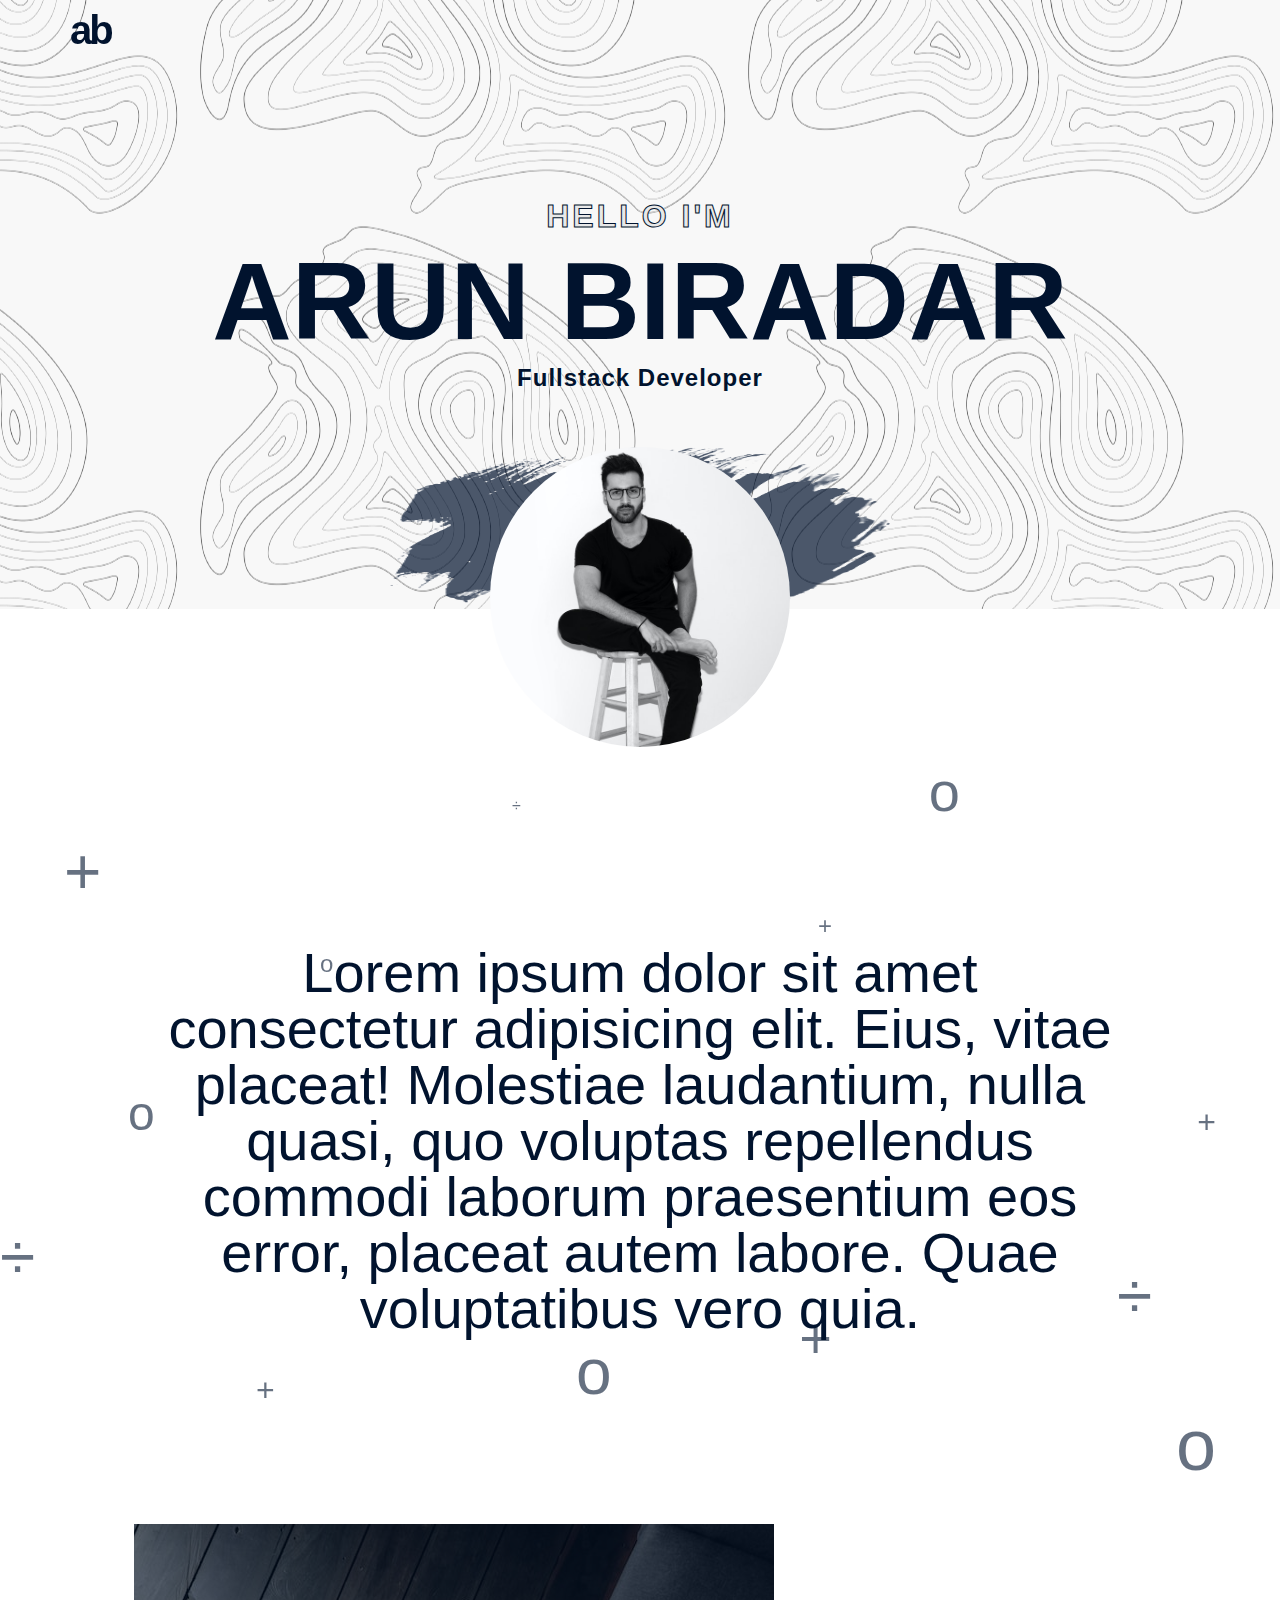
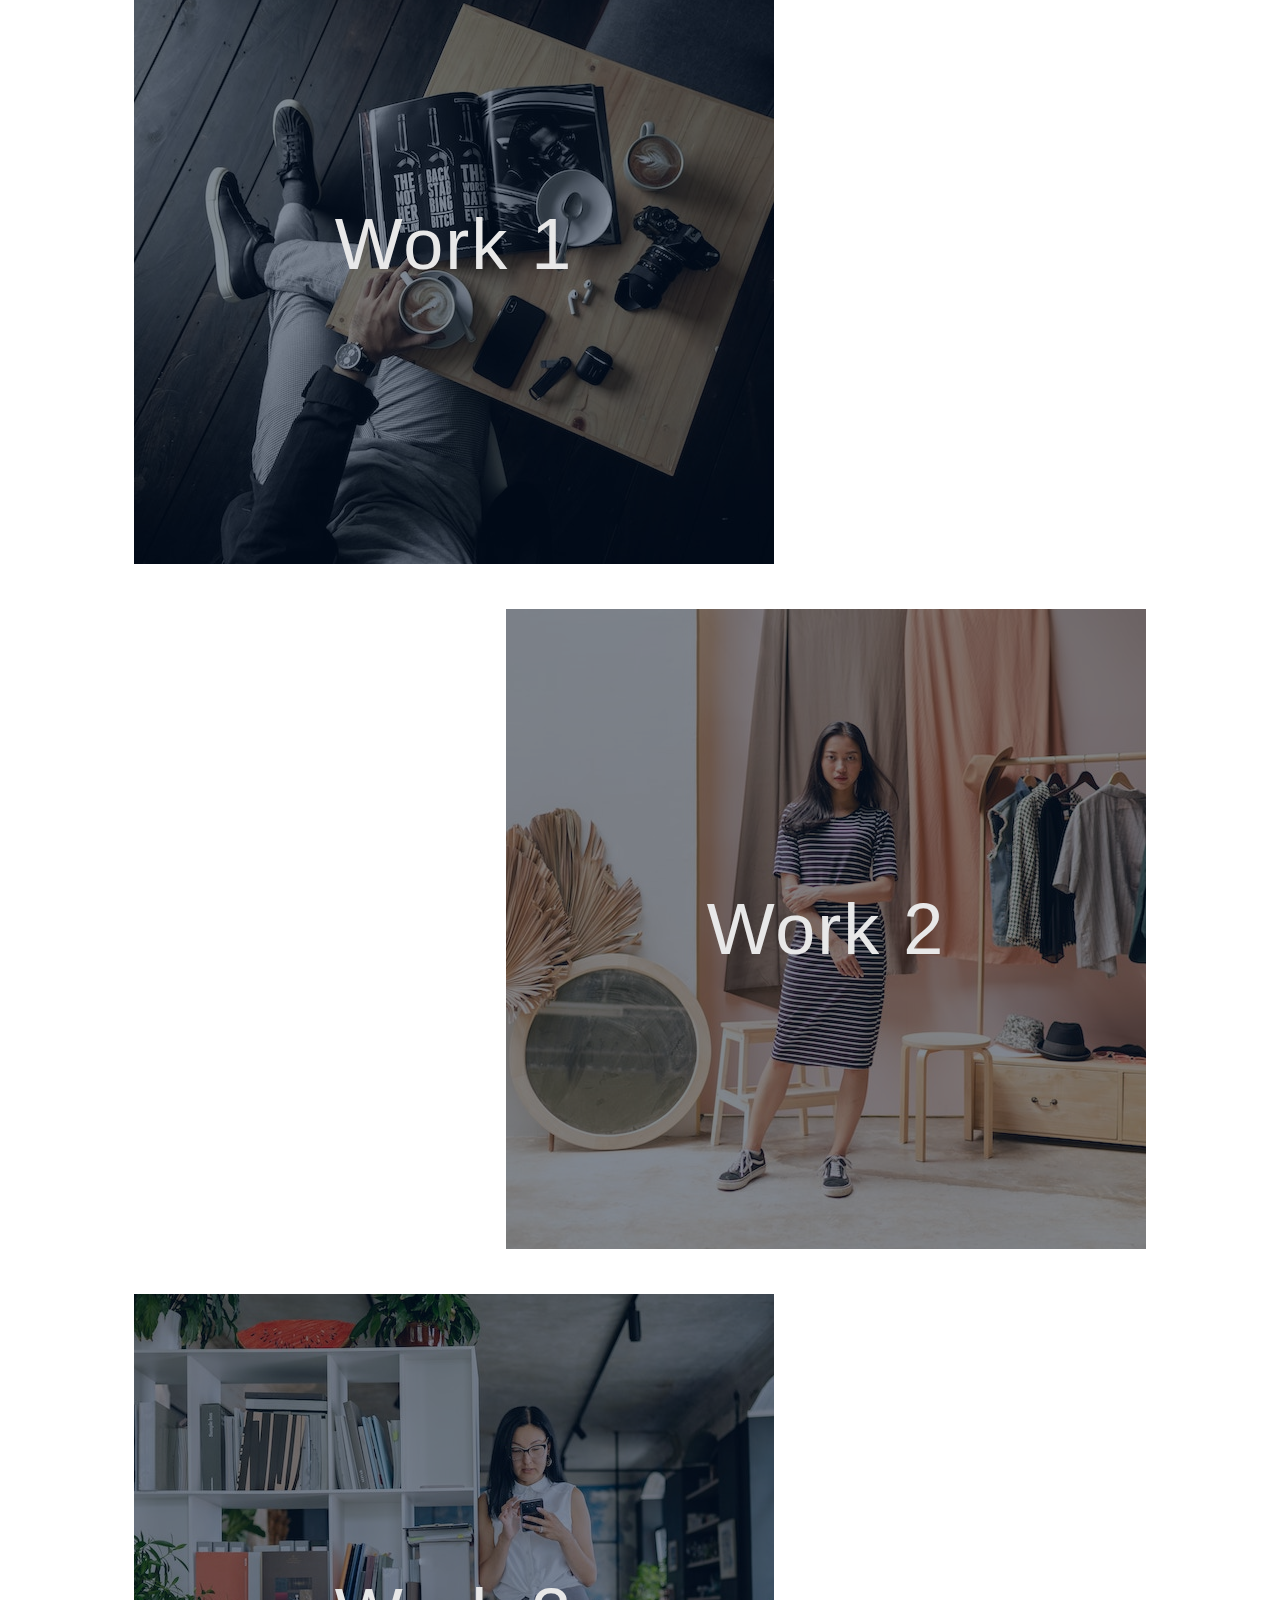
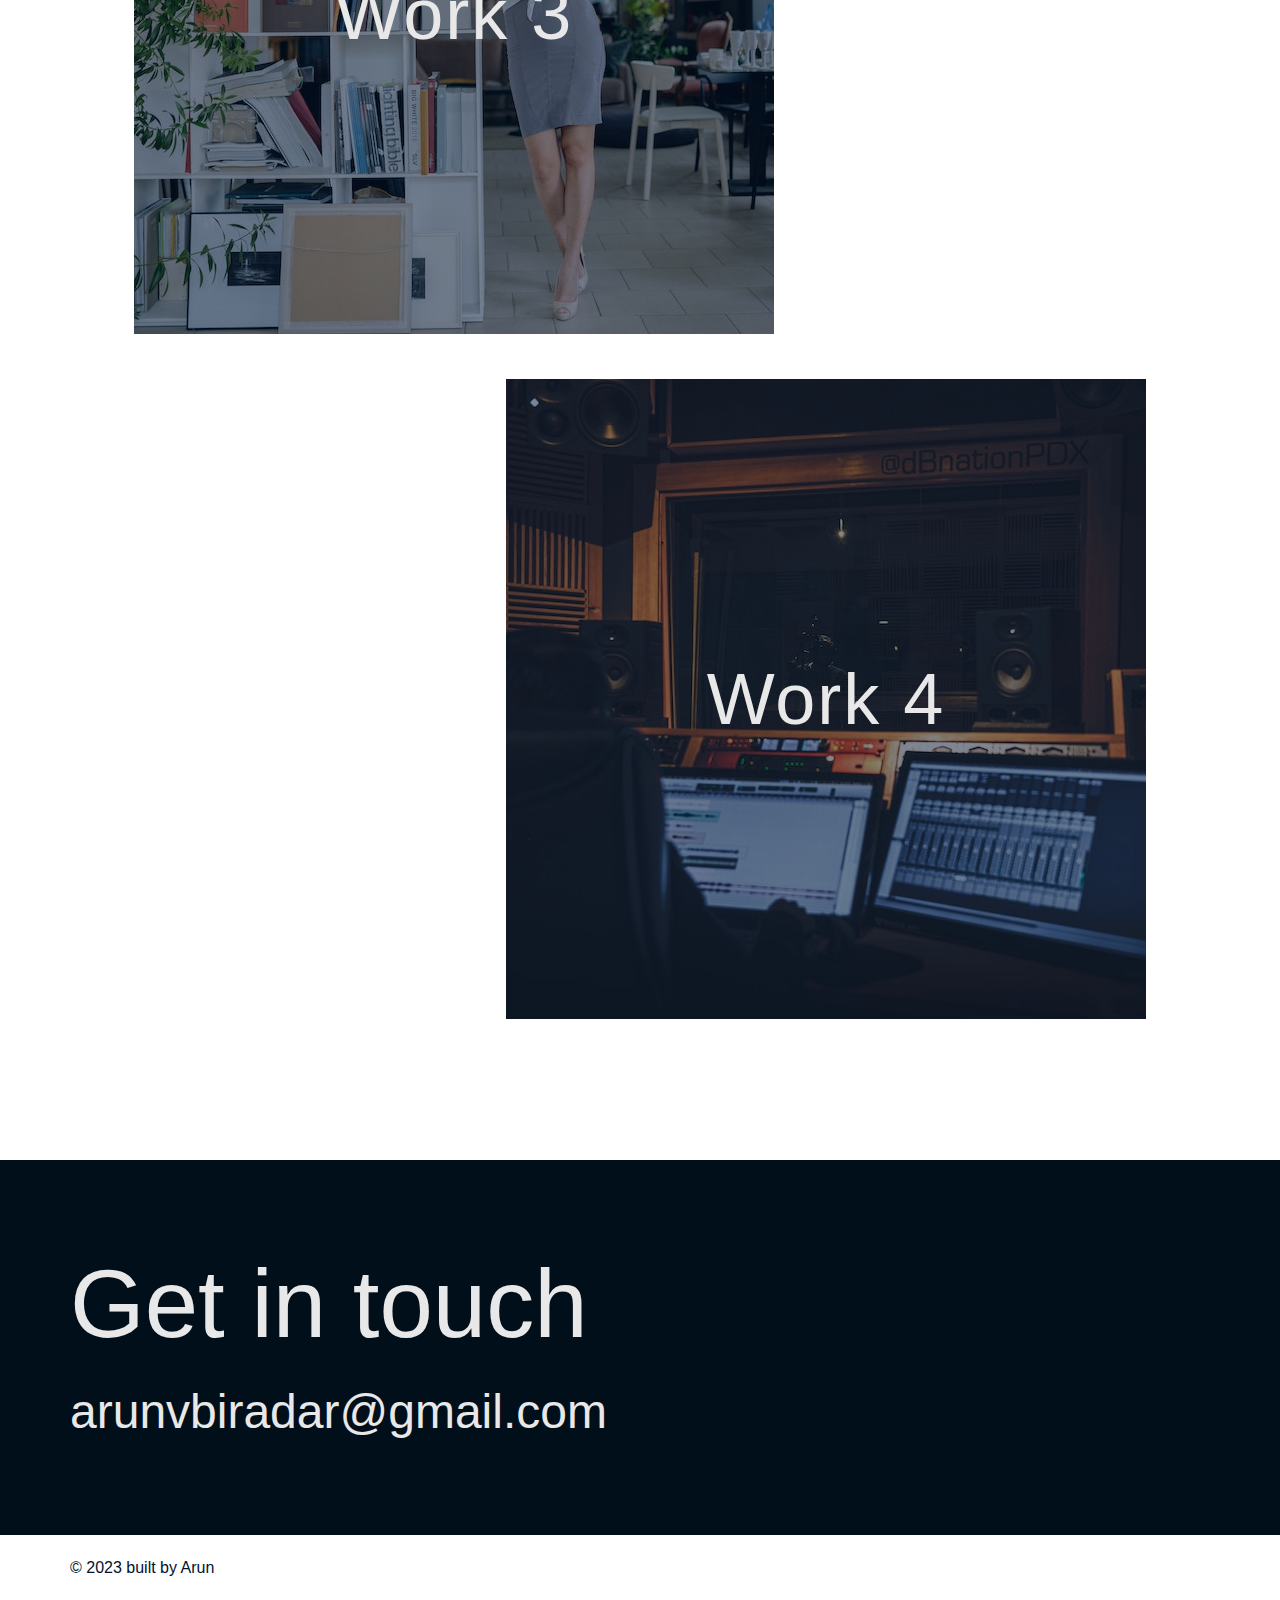
<file: index.html>
<!DOCTYPE html>
<html lang="en">

<head>
    <meta charset="UTF-8">
    <meta http-equiv="X-UA-Compatible" content="IE=edge">
    <meta name="viewport" content="width=device-width, initial-scale=1.0">
    <title>Arun Biradar</title>

    <!-- fonts -->
    <link rel="stylesheet" href="https://fonts.cdnfonts.com/css/tt-commons">
    <link rel="stylesheet" href="https://cdnjs.cloudflare.com/ajax/libs/font-awesome/5.8.1/css/all.min.css"
        integrity="sha512-gMjQeDaELJ0ryCI+FtItusU9MkAifCZcGq789FrzkiM49D8lbDhoaUaIX4ASU187wofMNlgBJ4ckbrXM9sE6Pg=="
        crossorigin="anonymous" referrerpolicy="no-referrer" />

    <!-- custom css -->
    <link rel="stylesheet" href="styles.css">
</head>

<body>
    <!-- header -->
    <header class="fixed-top" id="header">
        <div class="container">
            <div class="flex space-between item-center">
                <!-- logo -->
                <div class="flex-item">
                    <a href="#home" class="f-40 fwb2 logo">ab</a>
                </div> <!-- ./logo -->
                <!-- social link -->
                <div class="flex-item">
                    <ul class="list-inline social-links">
                        <li><a href=""><i class="fab fa-linkedin-in"></i></a></li>
                        <li><a href=""><i class="fab fa-instagram"></i></a></li>
                        <li><a href=""><i class="fab fa-facebook-f"></i></a></li>
                        <li><a href=""><i class="fab fa-pinterest-p"></i></a></li>
                    </ul>
                </div> <!-- ./social link -->
            </div>
        </div>
    </header> <!-- ./header -->
    <!-- main -->
    <main>
        <!-- hero -->
        <header class="hero bg-light" id="home">
            <div class="spacer"></div>
            <div class="container text-center">
                <!-- subtitle -->
                <h3 class="fwb1 text-outline fwb2 text-space-3 text-light uppercase">Hello I'm</h3>
                <!-- title -->
                <h1 class="display1 fwb4 uppercase">Arun Biradar</h1>
                <!-- subtitle -->
                <h4 class="fwb1 text-space-1">Fullstack Developer</h4>
                <div class="spacer-md"></div>
                <!-- bubbles -->
                <div class="bubbles">
                    <img src="./images/bubble.png" alt="bubble" class="bubble">
                    <img src="./images/bubble.png" alt="bubble" class="bubble">
                    <img src="./images/bubble.png" alt="bubble" class="bubble">
                    <img src="./images/bubble.png" alt="bubble" class="bubble">
                    <img src="./images/bubble.png" alt="bubble" class="bubble">
                    <img src="./images/bubble.png" alt="bubble" class="bubble">
                    <img src="./images/bubble.png" alt="bubble" class="bubble">
                </div> <!-- ./bubbles -->
                <!-- avatar -->
                <div class="avatar">
                    <img src="./images/person.jpg" alt="Arun Biradar" class="rounded">
                </div>
            </div>
        </header> <!-- ./hero -->
        <!-- about me -->
        <section class="about-me">
            <div class="container">
                <h2 class="text-center display6">Lorem ipsum dolor sit amet consectetur adipisicing elit. Eius, vitae placeat! Molestiae laudantium, nulla quasi, quo voluptas repellendus commodi laborum praesentium eos error, placeat autem labore. Quae voluptatibus vero quia.</h2>
                <!-- memphis -->
                <div class="memphis">
                    <span class="float plus">&plus;</span>
                    <span class="float plus">&plus;</span>
                    <span class="float plus">&plus;</span>
                    <span class="float plus">&plus;</span>
                    <span class="float plus">&plus;</span>
                </div>
                <div class="memphis">
                    <span class="float modulo">&#247;</span>
                    <span class="float modulo">&#247;</span>
                    <span class="float modulo">&#247;</span>
                </div>
                <div class="memphis">
                    <span class="float circle">&#x6f;</span>
                    <span class="float circle">&#x6f;</span>
                    <span class="float circle">&#x6f;</span>
                    <span class="float circle">&#x6f;</span>
                    <span class="float circle">&#x6f;</span>
                </div>
            </div>
        </section> <!-- ./about me -->
        <!-- projects -->
        <section class="projects">
            <div class="container">
                <!-- work item -->
                <div class="flex start">
                    <div class="flex-item">
                        <div class="overlay">
                            <img src="./images/work-1.jpg" alt="work-1">
                            <h3 class="display4 text-space-2 text-light"><span>Work 1</span></h3>
                        </div>
                    </div>
                </div> <!-- ./work item -->
                <!-- work item -->
                <div class="flex end">
                    <div class="flex-item">
                        <div class="overlay">
                            <img src="./images/work-2.jpg" alt="work-2">
                            <h3 class="display4 text-space-2 text-light"><span>Work 2</span></h3>
                        </div>
                    </div>
                </div> <!-- ./work item -->
                <!-- work item -->
                <div class="flex start">
                    <div class="flex-item">
                        <div class="overlay">
                            <img src="./images/work-3.jpg" alt="work-3">
                            <h3 class="display4 text-space-2 text-light"><span>Work 3</span></h3>
                        </div>
                    </div>
                </div> <!-- ./work item -->
                <!-- work item -->
                <div class="flex end">
                    <div class="flex-item">
                        <div class="overlay">
                            <img src="./images/work-4.jpg" alt="work-4">
                            <h3 class="display4 text-space-2 text-light"><span>Work 4</span></h3>
                        </div>
                    </div> <!-- ./work item -->
                </div>
            </div>
        </section><!-- ./projects -->
        <div class="spacer-xl"></div>
    </main> <!-- ./main -->
    <!-- footer -->
    <footer class="bg-dark text-light">
        <div class="spacer-xl"></div>
        <div class="container">
            <!-- get in touch -->
            <section class="get-in-touch">
                <h2 class="display1 fwl1">Get in touch</h2>
                <div class="spacer-sm"></div>
                <div class="flex space-between">
                    <a href="mailto:arunvbiradar@gmail.com" class="text-light f-48 fwl2">arunvbiradar@gmail.com</a>
                    <ul class="list-inline social-links">
                        <li><a href="" class="text-light"><i class="fab fa-linkedin-in"></i></a></li>
                        <li><a href="" class="text-light"><i class="fab fa-instagram"></i></a></li>
                        <li><a href="" class="text-light"><i class="fab fa-facebook-f"></i></a></li>
                        <li><a href="" class="text-light"><i class="fab fa-pinterest-p"></i></a></li>
                    </ul>
                </div>
            </section> <!-- ./get in touch -->
        </div>
        <div class="spacer-xl"></div>
    </footer> <!-- ./footer -->
    <!-- copyright -->
    <div class="copyright">
        <div class="container">
            <div class="spacer-xs"></div>
            <p class="">&copy; 2023 built by Arun</p>
            <div class="spacer-xs"></div>
        </div>
    </div>
    <!-- ./copyright -->

    <script src="scripts.js"></script>
</body>
</html>
</file>
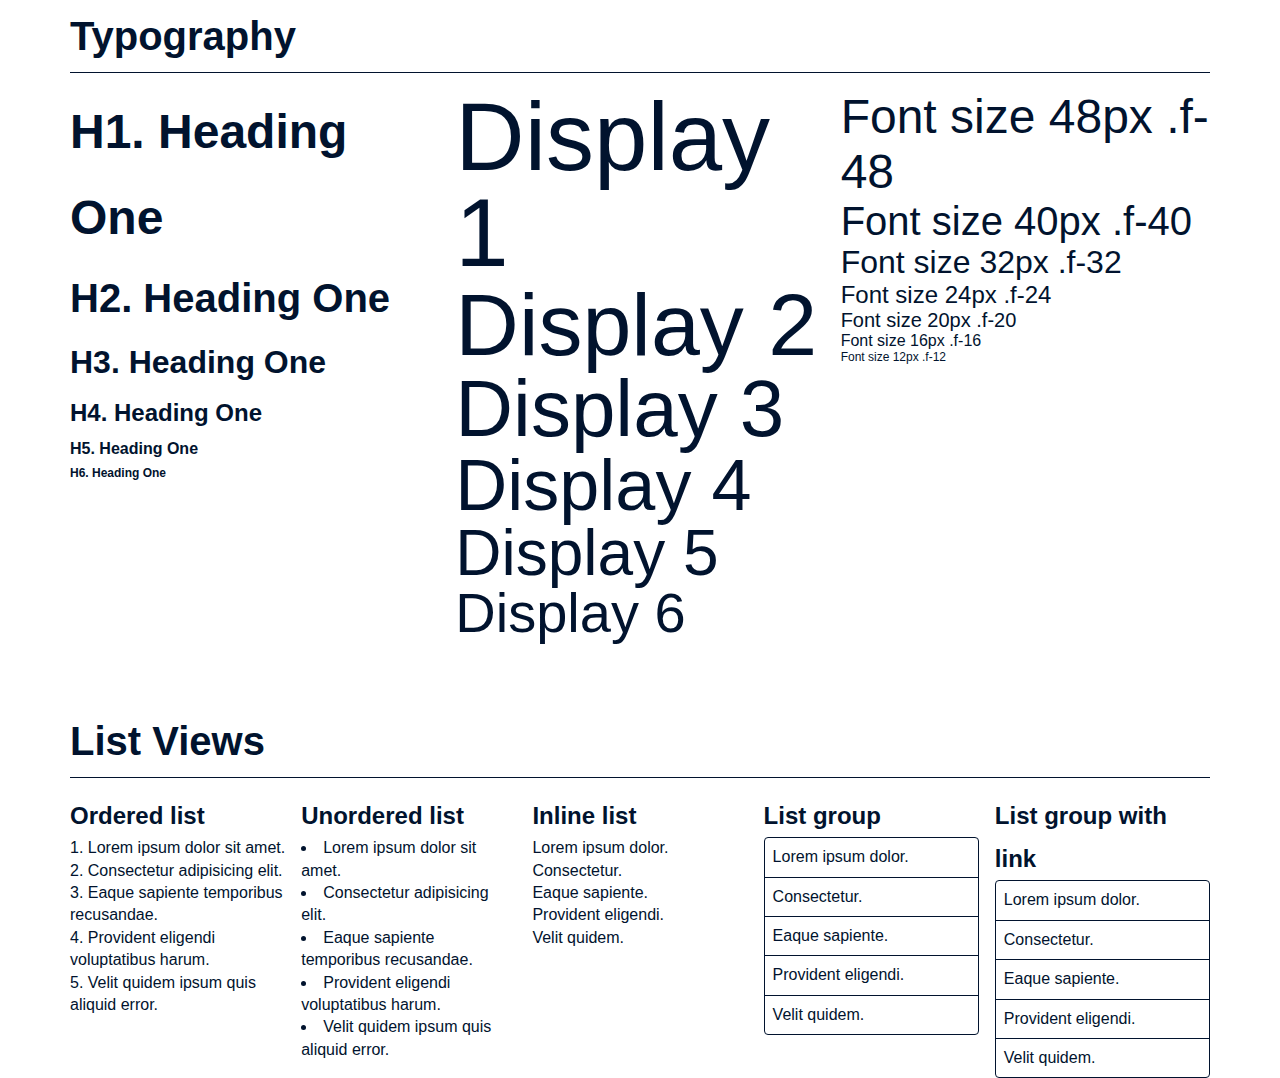
<file: elements.html>
<!DOCTYPE html>
<html lang="en">
<head>
    <meta charset="UTF-8">
    <meta http-equiv="X-UA-Compatible" content="IE=edge">
    <meta name="viewport" content="width=device-width, initial-scale=1.0">
    <title>Arun Biradar</title>
    <!-- font -->
    <link href="https://fonts.cdnfonts.com/css/tt-commons" rel="stylesheet">
    <!-- custom css -->
    <link rel="stylesheet" href="styles.css">
</head>
<body>
    <!-- typography -->
    <div class="container">
        <h2 class="underline">Typography</h2>
        <div class="flex same-width gap-32 xs-block">
            <!-- headings -->
            <div class="flex-item">
                <h1>H1. Heading One</h1>
                <h2>H2. Heading One</h2>
                <h3>H3. Heading One</h3>
                <h4>H4. Heading One</h4>
                <h5>H5. Heading One</h5>
                <h6>H6. Heading One</h6>
            </div> <!-- ./headings -->
            <!-- display -->
            <div class="flex-item">
                <h1 class="display1">Display 1</h1>
                <h2 class="display2">Display 2</h2>
                <h3 class="display3">Display 3</h3>
                <h4 class="display4">Display 4</h4>
                <h5 class="display5">Display 5</h5>
                <h6 class="display6">Display 6</h6>
            </div> <!-- ./display -->
            <!-- font classes -->
            <div class="flex-item">
                <p class="f-48">Font size 48px .f-48</p>
                <p class="f-40">Font size 40px .f-40</p>
                <p class="f-32">Font size 32px .f-32</p>
                <p class="f-24">Font size 24px .f-24</p>
                <p class="f-20">Font size 20px .f-20</p>
                <p class="f-16">Font size 16px .f-16</p>
                <p class="f-12">Font size 12px .f-12</p>
            </div> <!-- ./font classes -->
        </div>
    </div><!-- ./typography -->
    <div class="spacer-lg"></div>
    <!-- list view -->
    <div class="container">
        <h2 class="underline">List Views</h2>
        <div class="flex same-width gap-32 xs-block">
            <div class="flex-item">
                <h4>Ordered list</h4>
                <ol>
                    <li>Lorem ipsum dolor sit amet.</li>
                    <li>Consectetur adipisicing elit.</li>
                    <li>Eaque sapiente temporibus recusandae.</li>
                    <li>Provident eligendi voluptatibus harum.</li>
                    <li>Velit quidem ipsum quis aliquid error.</li>
                </ol>
            </div>
            <div class="flex-item">
                <h4>Unordered list</h4>
                <ul>
                    <li>Lorem ipsum dolor sit amet.</li>
                    <li>Consectetur adipisicing elit.</li>
                    <li>Eaque sapiente temporibus recusandae.</li>
                    <li>Provident eligendi voluptatibus harum.</li>
                    <li>Velit quidem ipsum quis aliquid error.</li>
                </ul>
            </div>
            <div class="flex-item">
                <h4>Inline list</h4>
                <ul class="list-inline">
                    <li>Lorem ipsum dolor.</li>
                    <li>Consectetur.</li>
                    <li>Eaque sapiente.</li>
                    <li>Provident eligendi.</li>
                    <li>Velit quidem.</li>
                </ul>
            </div>
            <div class="flex-item">
                <h4>List group</h4>
                <ul class="list-group">
                    <li class="list-group-item">Lorem ipsum dolor.</li>
                    <li class="list-group-item">Consectetur.</li>
                    <li class="list-group-item">Eaque sapiente.</li>
                    <li class="list-group-item">Provident eligendi.</li>
                    <li class="list-group-item">Velit quidem.</li>
                </ul>
            </div>
            <div class="flex-item">
                <h4>List group with link</h4>
                <ul class="list-group">
                    <li class="list-group-item link"><a href="javascript:void()">Lorem ipsum dolor.</a></li>
                    <li class="list-group-item link"><a href="javascript:void()">Consectetur.</a></li>
                    <li class="list-group-item link"><a href="javascript:void()">Eaque sapiente.</a></li>
                    <li class="list-group-item link"><a href="javascript:void()">Provident eligendi.</a></li>
                    <li class="list-group-item link"><a href="javascript:void()">Velit quidem.</a></li>
                </ul>
            </div>
        </div>
    </div> <!-- ./list view -->
</body>
</html>
</file>
<file: styles.css>
/* variables */
:root {
    --dark: #01132e;
    --light: #e8e8e8;
    --bg-dark: #010f1b;
    --bg-light: #f8f8f8;

    /* screen sizes */
    --sm: 576px;
    --md: 768px;
    --lg: 992px;
    --xl: 1200px;
    --xxl: 1400px;

    /* boxed width */
    --box-sm: 540px;
    --box-md: 720px;
    --box-lg: 960px;
    --box-xl: 1140px;
    --box-xxl: 1320px;

    /* factor */
    --factor: 8px;
    --f05: calc(var(--factor) * 0.5);
    --f16: calc(var(--factor) * 2);
    --f20: calc(var(--factor) * 2.5);
    --f24: calc(var(--factor) * 3);
    --f32: calc(var(--factor) * 4);
    --f40: calc(var(--factor) * 5);
    --f48: calc(var(--factor) * 6);
    --f56: calc(var(--factor) * 7);
    --f64: calc(var(--factor) * 8);
    --f72: calc(var(--factor) * 9);
    --f80: calc(var(--factor) * 10);
    --f88: calc(var(--factor) * 11);
    --f96: calc(var(--factor) * 12);
}

/* useful styles */
* {
    margin: 0;
    padding: 0;
    box-sizing: border-box;
}
html, body {
    scroll-behavior: smooth;
}
body {
    font-weight: 400;
    color: var(--dark);
    font-size: var(--f16);
    font-family: 'tt commons', sans-serif;
}
h1, h2, h3, h4, h5, h6, strong, b, label {font-weight: 600;}
h1, h2, h3, h4, h5, h6 {line-height: 1.8;}
h1, .f-48 {font-size: var(--f48);}
h2, .f-40 {font-size: var(--f40);}
h3, .f-32 {font-size: var(--f32);}
h4, .f-24 {font-size: var(--f24);}
.f-20 {font-size: var(--f20);}
h5, .f-16 {font-size: var(--f16);}
h6, .f-12 {font-size: calc(var(--factor) * 1.5);}
a {
    color: var(--dark);
    text-decoration: none;
}
img {max-width: 100%;}

/* userful classes */
/* underline */
.underline {border-bottom: 1px solid var(--dark);}
h1.underline, h2.underline, h3.underline, h4.underline, h5.underline, h6.underline {margin-bottom: var(--f16);}

/* flex */
.flex {display: flex;}
.same-width .flex-item {flex: 1 1 0px;}
.flex.space-between {justify-content: space-between;}
.flex.item-center {align-items: center;}
.flex.start {justify-content: flex-start;}
.flex.end {justify-content: flex-end;}

/* gap */
.gap-8 {gap: var(--factor);}
.gap-16 {gap: var(--f16);}
.gap-32 {gap: var(--f16);}
@media (max-width: 575px) {
    .gap-8 .flex-item + .flex-item {margin-top: var(--factor);}
    .gap-16 .flex-item + .flex-item {margin-top: var(--f16);}
    .gap-32 .flex-item + .flex-item {margin-top: var(--f24);}
}

/* blocks */
.block {display: block;}
@media (max-width: 575px) {
    .xs-block {display: block;}
}

/* spacer */
.spacer-xs {min-height: var(--f24);}
.spacer-sm {min-height: var(--f32);}
.spacer-md {min-height: var(--f48);}
.spacer-lg {min-height: var(--f64);}
.spacer-xl {min-height: var(--f96);}

/* divider */
.divider {
    margin-top: 24px;
    border-bottom: 1px solid var(--dark);
}

/* fonts */
/* displays */
.display1, .display2, .display3, .display4, .display5, .display6 {line-height: 1;}
.display1 {font-size: var(--f96);}
.display2 {font-size: var(--f88);}
.display3 {font-size: var(--f80);}
.display4 {font-size: var(--f72);}
.display5 {font-size: var(--f64);}
.display6 {font-size: var(--f56);}

/* font weights */
.normal,.display1, .display2, .display3, .display4, .display5, .display6  {font-weight: 400;}
.fwl1 {font-weight: 100;}
.fwl2 {font-weight: 200;}
.fwl3 {font-weight: 300;}
.fwb1 {font-weight: 600;}
.fwb2 {font-weight: 700;}
.fwb3 {font-weight: 800;}
.fwb4 {font-weight: 900;}

/* text transform */
.lowecase {text-transform: lowercase;}
.uppercase {text-transform: uppercase;}
.capitalize {text-transform: capitalize;}

/* text stylize */
.text-dark {color: var(--dark);}
.text-light {color: var(--light);}
.text-outline {
    -webkit-text-stroke: 1px var(--dark);
}

/* text alignment */
.text-left {text-align: left;}
.text-right {text-align: right;}
.text-center {text-align: center;}

/* letter spacing */
.text-space-1 {letter-spacing: 1px;}
.text-space-2 {letter-spacing: 2px;}
.text-space-3 {letter-spacing: 3px;}
.text-space-4 {letter-spacing: 4px;}
.text-space-5 {letter-spacing: 5px;}
.text-space-6 {letter-spacing: 6px;}

/* background */
.bg-dark {background-color: var(--bg-dark);}
.bg-light {background-color: var(--bg-light);}

/* container */
.container {
    margin: 0 auto;
    padding: 0 var(--f16);
}
@media (min-width: 576px) {
    .container {
        padding: 0;
        width: var(--box-sm);
    }
}
@media (min-width: 768px) {
    .container {width: var(--box-md);}
}
@media (min-width: 992px) {
    .container {width: var(--box-lg);}
}
@media (min-width: 1200px) {
    .container {width: var(--box-xl);}
}
@media (min-width: 1400px) {
    .container {width: var(--box-xxl);}
}

/* lists */
ol, ul {
    margin-bottom: 0;
    line-height: 1.4;
    list-style-position: inside;
}
.list-inline {
    display: flex;
    flex-wrap: wrap;
}
.list-inline > li {
    flex-grow: 0;
    margin-right: var(--factor);
}
.list-group, .list-inline {
    padding-left: 0;
    list-style: none;
    list-style-position: inside;
}
.list-group .list-group-item {
    padding: var(--factor);
    border: 1px solid var(--dark);
}
.list-group .list-group-item + .list-group-item {margin-top: -1px;}
.list-group .list-group-item:first-of-type {border-radius: var(--f05) var(--f05) 0 0;}
.list-group .list-group-item:last-of-type {border-radius: 0 0 var(--f05) var(--f05);}
.list-group .list-group-item.link {padding: 0;}
.list-group .list-group-item.link a {
    display: block;
    color: inherit;
    padding: var(--factor);
}
.list-group .list-group-item.link:hover {
    background-color: var(--light);
}

/* positions */
.fixed-top, .fixed-bottom {
    left: 0;
    right: 0;
    z-index: 99;
    position: fixed;
}
.fixed-top {top: 0;}
.fixed-bottom {bottom: 0;}
.overlay {position: relative;}
.center, .top, .bottom, .left, .right, .float {position: absolute;}
.top {top: 0;}
.left {left: 0;}
.right {right: 0;}
.bottom {bottom: 0;}
.center {
    top: 50%;
    left: 50%;
    transform: translate(-50%, -50%);
}
.overlay.bg-dark:before {
    opacity: .5;
    content: '';
    width: 100%;
    height: 100%;
    position: absolute;
    background-color: var(--dark);
}
.overlay img {transition: all .3s ease-in-out;}
.overlay.hover-blur:hover img {
    filter: blur(2px);
    -webkit-filter: blur(2px);
}

/* social links */
.social-links a {
    display: block;
    width: var(--f24);
    height: var(--f24);
    text-align: center;
    line-height: var(--f24);
    transition: all .3s ease-in-out;
}

/* radius */
.rounded {border-radius: 50%;}
.radius-default {border-radius: var(--f05);}

/* portfolio */
/* header */
.logo {
    letter-spacing: -3px;
}
header {
    padding: var(--factor) 0;
    transition: all .5s ease-in-out;
}

/* hero */
.hero {
    position: relative;
    background-attachment: fixed;
    background-position: center right;
    background-image: url(images/line-bg.png);
}
.hero .spacer {
    min-height: 20vh;
}
.hero .avatar {
    z-index: 10;
    margin: auto;
    max-width: 500px;
    overflow: visible;
    position: relative;
    margin-bottom: -150px;
    background-size: 100% 60%;
    background-repeat: no-repeat;
    animation: movement 4s linear infinite;
    background-image: url(images/brush-stroke.png);
}
.hero .avatar img {
    max-width: 300px;
    position: relative;
    animation: movement 4s linear infinite;
}
.hero h1 {
    font-size: 110px;
    background-clip: text;
    background-position: 0 0;
    -o-background-clip: text;
    -moz-background-clip: text;
    -webkit-background-clip: text;
}

/* about */
.about-me {
    display: flex;
    min-height: 85vh;
    position: relative;
    margin-top: 150px;
    align-items: center;
    padding: var(--f64) 0;    
}
.about-me h2 {
    z-index: 1;
    position: relative;
    padding: 0 var(--f96);
}
.about-me .memphis {opacity: .6;}

/* projects */
.projects .flex {
    margin-bottom: 5vh;
    padding: 0 var(--f64);
}
.projects .flex img {display: block;}
.projects .overlay [class^="display"] {
    top: 0;
    left: 0;
    right: 0;
    bottom: 0;
    display: flex;
    position: absolute;
    align-items: center;
    justify-content: center;
    transition: all 2s ease-in-out;
    background-color: rgba(1, 19, 46, .5);
}
.projects .overlay:hover [class^="display"] {
    backdrop-filter: blur(5px);
    -o-backdrop-filter: blur(5px);
    -moz-backdrop-filter: blur(5px);
    -webkit-backdrop-filter: blur(5px);
}
.projects span {
    display: inline-block;
    transition: transform 2s ease-in-out;
}
.projects .overlay:hover h3 span {
    transform: translate(-10px, -10px);
}

/* bubbles */
.bubbles {position: static;}
.bubble {
    left: 0;
    opacity: 0;
    z-index: 9;
    width: 50px;
    position: absolute;
    animation: bubble 10s linear infinite;
}

.bubble:nth-of-type(1) {
    left: 10%;
    width: 25px;
    animation-delay: 2s;
}
.bubble:nth-of-type(2) {
    left: 20%;
    animation-delay: 1s;
}
.bubble:nth-of-type(3) {
    left: 30%;
    width: 25px;
    animation-delay: 4s;
}
.bubble:nth-of-type(4) {
    left: 40%;
    animation-delay: 6s;
}
.bubble:nth-of-type(5) {
    left: 50%;
    animation-delay: 3s;
}
.bubble:nth-of-type(6) {
    left: 60%;
    width: 20px;
    animation-delay: 8s;
}
.bubble:nth-of-type(7) {
    left: 70%;
    width: 35px;
    animation-delay: 10s;
}


/* memphis */
.plus:nth-of-type(1),
.circle:nth-of-type(3),
.modulo:nth-of-type(2),
.modulo:nth-of-type(3) {
    font-size: var(--f64);
}
.plus:nth-of-type(2),
.plus:nth-of-type(5) {
    font-size: var(--f32);
}
.plus:nth-of-type(4),
.circle:nth-of-type(4) {
    font-size: var(--f56);
}
.plus:nth-of-type(3),
.circle:nth-of-type(1) {
    font-size: var(--f24);
}
.plus:nth-of-type(1) {
    top: 10%;
    left: 5%;
    animation: plus-random 15s linear infinite;
}
.plus:nth-of-type(2) {
    right: 5%;
    bottom: 50%;
    animation: plus-random 15s linear infinite;
}
.plus:nth-of-type(3) {
    top: 20%;
    right: 35%;
    animation: plus-random 15s linear infinite;
}
.plus:nth-of-type(4) {
    right: 35%;
    bottom: 20%;
    animation: plus-random 15s linear infinite;
}
.plus:nth-of-type(5) {
    left: 20%;
    bottom: 15%;
    animation: plus-random 15s linear infinite;
}
.circle:nth-of-type(1) {
    left: 25%;
    top: 25%;
    animation: rotate 20s linear infinite;
}
.circle:nth-of-type(2) {
    left: 10%;
    bottom: 50%;
    font-size: var(--f48);
    animation: rotate 20s linear infinite;
}
.circle:nth-of-type(3) {
    left: 45%;
    bottom: 15%;
    animation: rotate 20s linear infinite;
}
.circle:nth-of-type(4) {
    top: 0;
    right: 25%;
    animation: rotate 20s linear infinite;
}
.circle:nth-of-type(5) {
    right: 5%;
    bottom: 5%;
    font-size: var(--f72);
    animation: rotate 20s linear infinite;
}
.modulo:nth-of-type(1) {
    top: 5%;
    left: 40%;
    animation: cross-random 15s linear infinite;
}
.modulo:nth-of-type(2) {
    left: 0%;
    bottom: 30%;
    animation: cross-random 15s linear infinite;
}
.modulo:nth-of-type(3) {
    right: 10%;
    bottom: 25%;
    animation: cross-random 15s linear infinite;
}

/* keyframes */
@keyframes bubble {
    0% {
        bottom: 0;
        opacity: 0;
    }
    50% {
        opacity: 1;
    }
    70% {
        opacity: 1;
    }
    100% {
        opacity: 0;
        bottom: 80%;
    }
}
@keyframes movement {
    0% {
        top: 0;
        left: 0; 
        background-position: 5px 50px;
    }
    30% {
        top: 5px;
        left: 10px;
        background-position: 10px 70px;
    }
    60% {
        top: 10px;
        left: 5px;
        background-position: 10px 70px;
    }
    100% {
        top: 0;
        left: 0;
        background-position: 5px 50px;
    }
}

@keyframes cross-random {
    0% {
        transform: rotate(0) translate(0, 0);
    }

    20% {
        transform: rotate(0) translate(10px, 10px);
    }

    40% {
        transform: rotate(45deg) translate(10px, 10px);
    }

    60% {
        transform: rotate(0) translate(10px, 20px);
    }

    80% {
        transform: rotate(-45deg) translate(20px, 20px);
    }

    100% {
        transform: rotate(0) translate(0, 0);
    }
}

@keyframes plus-random {
    0% {
        transform: rotate(0) translate(0, 0);
    }

    20% {
        transform: rotate(15deg) translate(10px, 10px);
    }

    40% {
        transform: rotate(45deg) translate(20px, 20px);
    }

    60% {
        transform: rotate(90deg) translate(30px, 30px);
    }

    80% {
        transform: rotate(-45deg) translate(20px, 20px);
    }

    100% {
        transform: rotate(0) translate(0, 0);
    }
}

@keyframes rotate {
    0% {
        transform: rotate(0) translate(0, 0);
    }

    50% {
        transform: rotate(360deg) translate(30px, 30px);
    }

    100% {
        transform: rotate(0) translate(0, 0);
    }
}

/* media queries */
@media (max-width: 575px) {
    /* hero */
    .hero .display1 {font-size: var(--f72);}
    .hero .avatar img {max-width: 250px;}

    /* about me */
    .about-me h2 {font-size: var(--f48);}

    /* footer */
    footer .display1 {font-size: var(--f48);}
    footer .f-48 {font-size: var(--f24);}
}
@media (max-width: 991px) {
    /* about me */
    .about-me {overflow: hidden;}

    /* about me */
    .about-me h2 {
        padding: 0;
        font-size: var(--f48);
    }

    /* projects */
    .projects .flex {padding: 0;}
    .projects .flex-item {max-width: 75%;}
    .projects [class^="display"] {font-size: var(--f48);}

    /* footer */
    footer .display1 {font-size: var(--f56);}
    footer .f-48 {font-size: var(--f32);}
    footer .flex {display: block;}
    footer .social-links {margin-top: var(--f24);}
}
</file>
